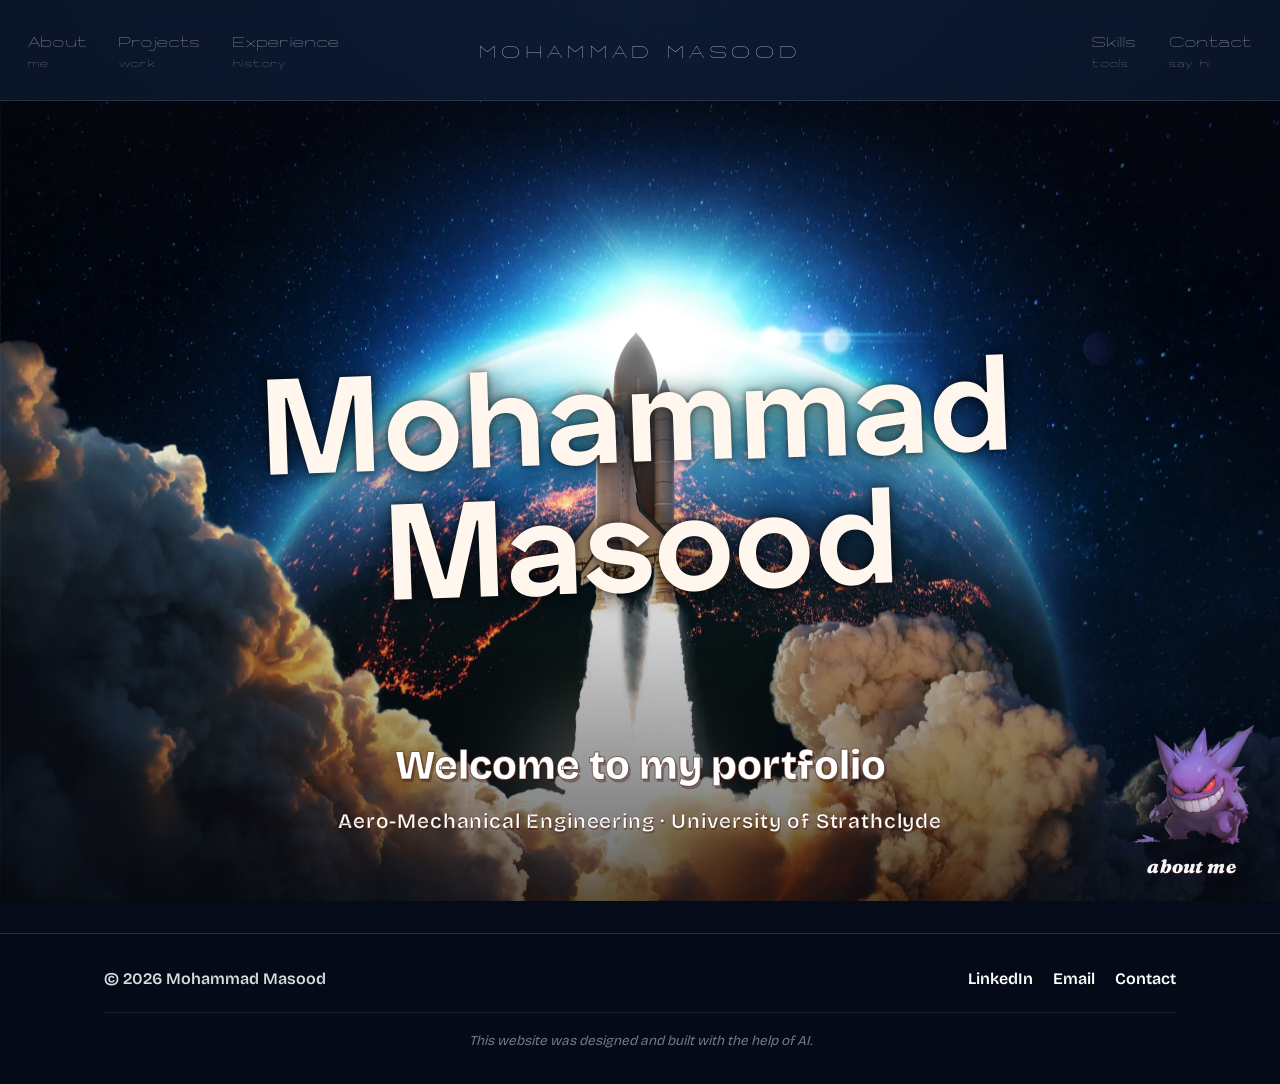
<file: index.html>
<!DOCTYPE html>
<html lang="en">
<head>
  <meta charset="UTF-8" />
  <meta name="viewport" content="width=device-width, initial-scale=1.0" />
  <title>About | Mohammad Masood</title>
  <meta name="description" content="Portfolio of Mohammad Masood — 5th year Aero-Mechanical Engineering student at the University of Strathclyde." />
  <link rel="preconnect" href="https://fonts.googleapis.com" />
  <link rel="preconnect" href="https://fonts.gstatic.com" crossorigin />
  <link href="https://fonts.googleapis.com/css2?family=Bricolage+Grotesque:opsz,wght@12..96,400;12..96,500;12..96,700;12..96,800&family=Fraunces:ital,opsz,wght@0,9..144,600;0,9..144,800;1,9..144,700;1,9..144,900&family=Tiro+Devanagari+Sanskrit&display=swap" rel="stylesheet" />
  <link rel="stylesheet" href="css/style.css?v=24" />
</head>
<body>
  <header class="site-header">
    <nav class="nav">
      <ul class="nav-group nav-left">
        <li><a href="about.html"><span class="nav-main">About</span><span class="nav-sub">me</span></a></li>
        <li><a href="projects.html"><span class="nav-main">Projects</span><span class="nav-sub">work</span></a></li>
        <li><a href="experience.html"><span class="nav-main">Experience</span><span class="nav-sub">history</span></a></li>
      </ul>
      <a href="index.html" class="nav-logo">Mohammad&nbsp;Masood</a>
      <ul class="nav-group nav-right">
        <li><a href="skills.html"><span class="nav-main">Skills</span><span class="nav-sub">tools</span></a></li>
        <li><a href="contact.html"><span class="nav-main">Contact</span><span class="nav-sub">say hi</span></a></li>
      </ul>
      <button class="nav-toggle" aria-label="Toggle navigation" aria-expanded="false">
        <span></span><span></span><span></span>
      </button>
    </nav>
  </header>

  <main>
    <!-- Hero — space launch -->
    <section class="hero hero-space">
      <div class="hero-scrim" aria-hidden="true"></div>

      <h1 class="hero-title">Mohammad Masood</h1>

      <div class="subtitle-bar">
        <p class="subtitle">Welcome to my portfolio</p>
        <p class="subtitle-sub">Aero-Mechanical Engineering &middot; University of Strathclyde</p>
      </div>

      <a href="about.html" class="me-badge">
        <img src="images/me.png" alt="Avatar for Mohammad Masood" class="me-badge-img" />
        <span class="me-badge-label">about me</span>
      </a>
    </section>

  </main>

  <footer class="site-footer">
    <div class="container footer-inner">
      <p>&copy; <span id="year"></span> Mohammad Masood</p>
      <ul class="footer-links">
        <li><a href="https://www.linkedin.com/in/mohammad-masood-5989052b6/" target="_blank" rel="noopener noreferrer">LinkedIn</a></li>
        <li><a href="mailto:ahmad3001masood@gmail.com">Email</a></li>
        <li><a href="contact.html">Contact</a></li>
      </ul>
    </div>
    <div class="container">
      <p class="footer-disclaimer">This website was designed and built with the help of AI.</p>
    </div>
  </footer>

  <script src="js/main.js"></script>
</body>
</html>
</file>
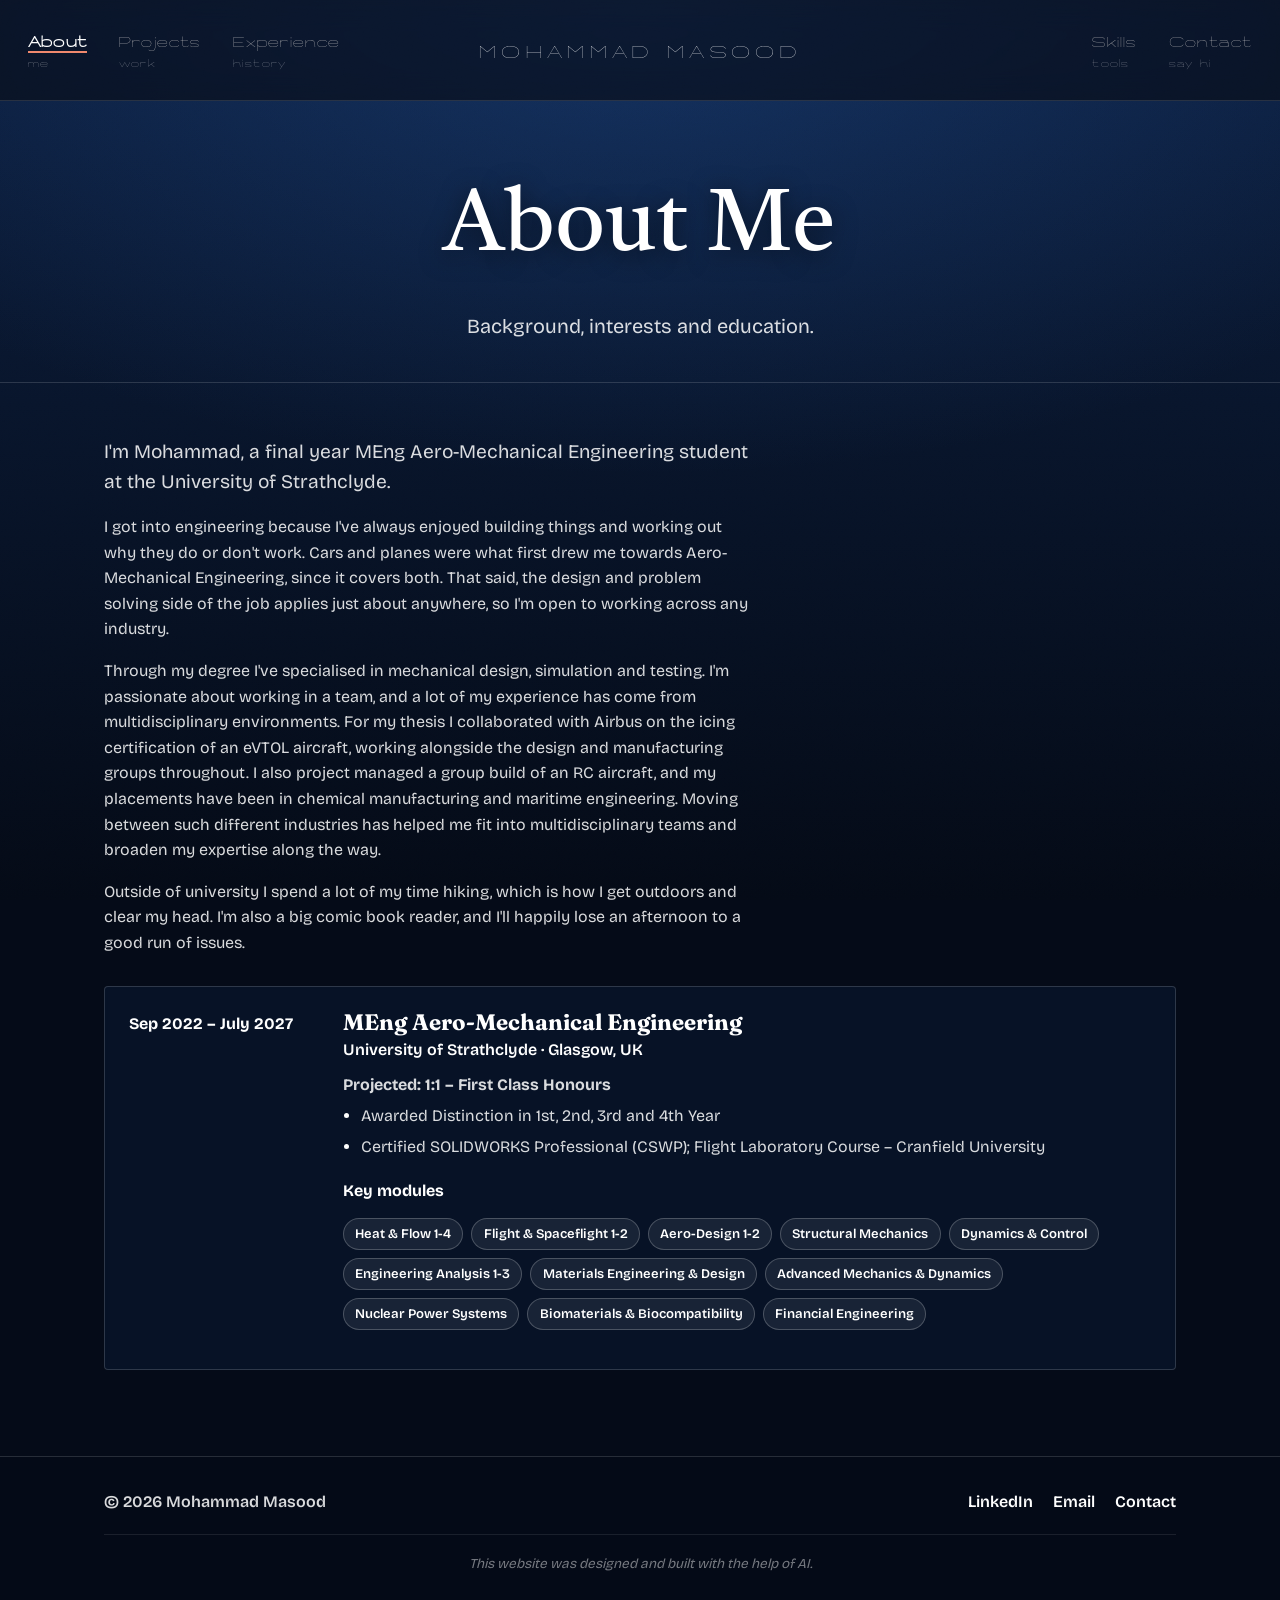
<file: about.html>
<!DOCTYPE html>
<html lang="en">
<head>
  <meta charset="UTF-8" />
  <meta name="viewport" content="width=device-width, initial-scale=1.0" />
  <title>About | Mohammad Masood</title>
  <meta name="description" content="About Mohammad Masood — 5th year Aero-Mechanical Engineering student at the University of Strathclyde." />
  <link rel="preconnect" href="https://fonts.googleapis.com" />
  <link rel="preconnect" href="https://fonts.gstatic.com" crossorigin />
  <link href="https://fonts.googleapis.com/css2?family=Bricolage+Grotesque:opsz,wght@12..96,400;12..96,500;12..96,700;12..96,800&family=Fraunces:ital,opsz,wght@0,9..144,600;0,9..144,800;1,9..144,700;1,9..144,900&family=Tiro+Devanagari+Sanskrit&display=swap" rel="stylesheet" />
  <link rel="stylesheet" href="css/style.css?v=24" />
</head>
<body>
  <header class="site-header">
    <nav class="nav">
      <ul class="nav-group nav-left">
        <li><a href="about.html" class="active"><span class="nav-main">About</span><span class="nav-sub">me</span></a></li>
        <li><a href="projects.html"><span class="nav-main">Projects</span><span class="nav-sub">work</span></a></li>
        <li><a href="experience.html"><span class="nav-main">Experience</span><span class="nav-sub">history</span></a></li>
      </ul>
      <a href="index.html" class="nav-logo">Mohammad&nbsp;Masood</a>
      <ul class="nav-group nav-right">
        <li><a href="skills.html"><span class="nav-main">Skills</span><span class="nav-sub">tools</span></a></li>
        <li><a href="contact.html"><span class="nav-main">Contact</span><span class="nav-sub">say hi</span></a></li>
      </ul>
      <button class="nav-toggle" aria-label="Toggle navigation" aria-expanded="false">
        <span></span><span></span><span></span>
      </button>
    </nav>
  </header>

  <main>
    <section class="page-head">
      <h1>About Me</h1>
      <p class="lead">Background, interests and education.</p>
    </section>

    <section class="section container" id="about">
      <div class="about-body">
        <p class="lead">
          I'm Mohammad, a final year MEng Aero-Mechanical Engineering student at the
          University of Strathclyde.
        </p>
        <p>
          I got into engineering because I've always enjoyed building things and working
          out why they do or don't work. Cars and planes were what first drew me towards
          Aero-Mechanical Engineering, since it covers both. That said, the design and
          problem solving side of the job applies just about anywhere, so I'm open to
          working across any industry.
        </p>
        <p>
          Through my degree I've specialised in mechanical design, simulation and testing.
          I'm passionate about working in a team, and a lot of my experience has come from
          multidisciplinary environments. For my thesis I collaborated with Airbus on the
          icing certification of an eVTOL aircraft, working alongside the design and
          manufacturing groups throughout. I also project managed a group build of an RC
          aircraft, and my placements have been in chemical manufacturing and maritime
          engineering. Moving between such different industries has helped me fit into
          multidisciplinary teams and broaden my expertise along the way.
        </p>
        <p>
          Outside of university I spend a lot of my time hiking, which is how I get
          outdoors and clear my head. I'm also a big comic book reader, and I'll happily
          lose an afternoon to a good run of issues.
        </p>
      </div>

      <div class="timeline">
        <article class="timeline-item">
          <div class="timeline-meta">Sep 2022 &ndash; July 2027</div>
          <div class="timeline-body">
            <h3>MEng Aero-Mechanical Engineering</h3>
            <p class="subtitle-line">University of Strathclyde &middot; Glasgow, UK</p>
            <p class="grade-line"><strong>Projected: 1:1 &ndash; First Class Honours</strong></p>
            <ul class="bullet-list">
              <li>Awarded Distinction in 1st, 2nd, 3rd and 4th Year</li>
              <li>Certified SOLIDWORKS Professional (CSWP); Flight Laboratory Course &ndash; Cranfield University</li>
            </ul>

            <p class="module-label">Key modules</p>
            <ul class="tag-list">
              <li>Heat &amp; Flow 1-4</li>
              <li>Flight &amp; Spaceflight 1-2</li>
              <li>Aero-Design 1-2</li>
              <li>Structural Mechanics</li>
              <li>Dynamics &amp; Control</li>
              <li>Engineering Analysis 1-3</li>
              <li>Materials Engineering &amp; Design</li>
              <li>Advanced Mechanics &amp; Dynamics</li>
              <li>Nuclear Power Systems</li>
              <li>Biomaterials &amp; Biocompatibility</li>
              <li>Financial Engineering</li>
            </ul>
          </div>
        </article>
      </div>
    </section>
  </main>

  <footer class="site-footer">
    <div class="container footer-inner">
      <p>&copy; <span id="year"></span> Mohammad Masood</p>
      <ul class="footer-links">
        <li><a href="https://www.linkedin.com/in/mohammad-masood-5989052b6/" target="_blank" rel="noopener noreferrer">LinkedIn</a></li>
        <li><a href="mailto:ahmad3001masood@gmail.com">Email</a></li>
        <li><a href="contact.html">Contact</a></li>
      </ul>
    </div>
    <div class="container">
      <p class="footer-disclaimer">This website was designed and built with the help of AI.</p>
    </div>
  </footer>

  <script src="js/main.js"></script>
</body>
</html>
</file>
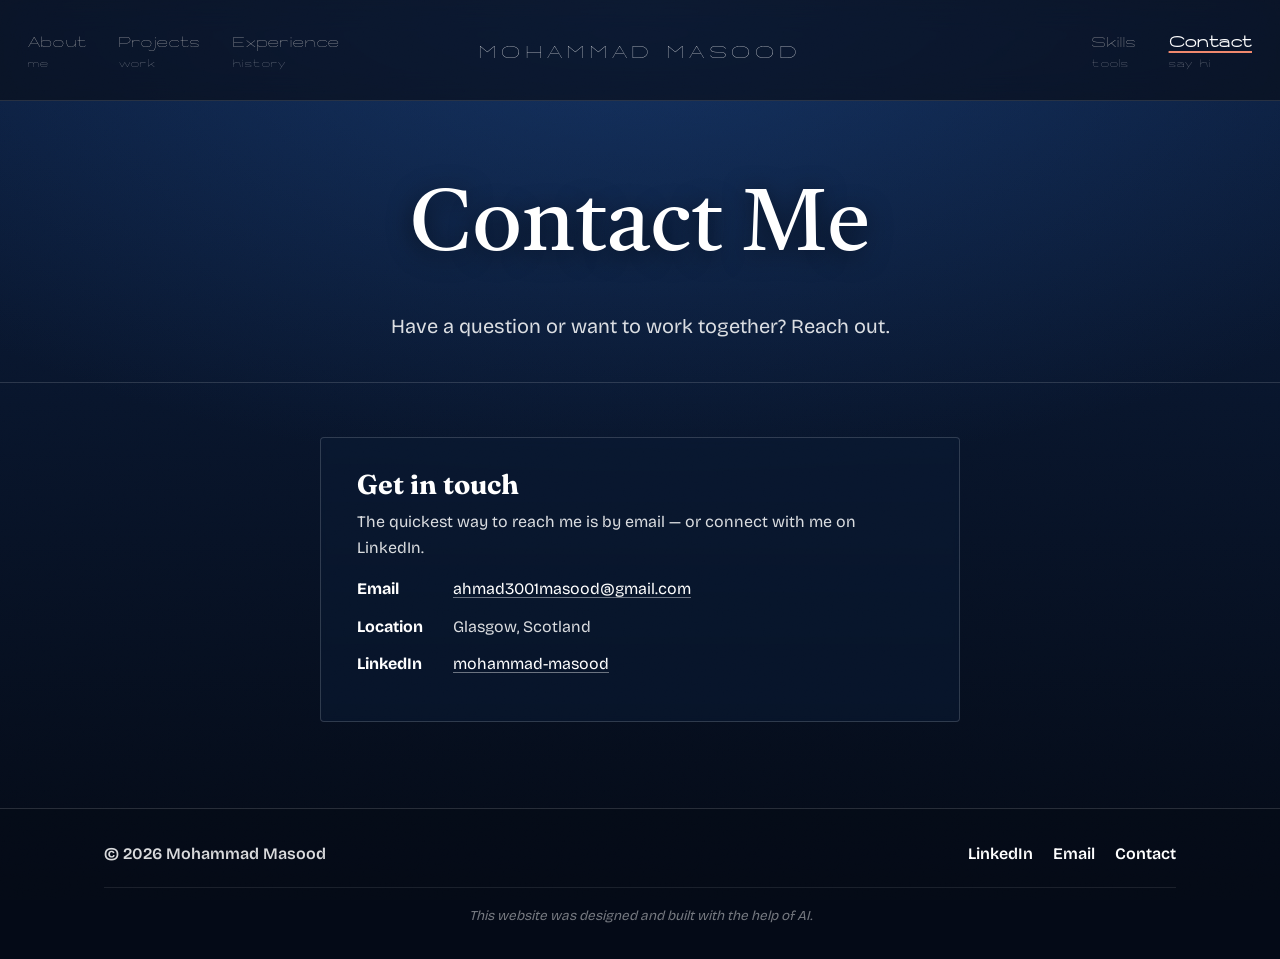
<file: contact.html>
<!DOCTYPE html>
<html lang="en">
<head>
  <meta charset="UTF-8" />
  <meta name="viewport" content="width=device-width, initial-scale=1.0" />
  <title>Contact | Mohammad Masood</title>
  <meta name="description" content="Get in touch with Mohammad Masood." />
  <link rel="preconnect" href="https://fonts.googleapis.com" />
  <link rel="preconnect" href="https://fonts.gstatic.com" crossorigin />
  <link href="https://fonts.googleapis.com/css2?family=Bricolage+Grotesque:opsz,wght@12..96,400;12..96,500;12..96,700;12..96,800&family=Fraunces:ital,opsz,wght@0,9..144,600;0,9..144,800;1,9..144,700;1,9..144,900&family=Tiro+Devanagari+Sanskrit&display=swap" rel="stylesheet" />
  <link rel="stylesheet" href="css/style.css?v=24" />
</head>
<body>
  <header class="site-header">
    <nav class="nav">
      <ul class="nav-group nav-left">
        <li><a href="about.html"><span class="nav-main">About</span><span class="nav-sub">me</span></a></li>
        <li><a href="projects.html"><span class="nav-main">Projects</span><span class="nav-sub">work</span></a></li>
        <li><a href="experience.html"><span class="nav-main">Experience</span><span class="nav-sub">history</span></a></li>
      </ul>
      <a href="index.html" class="nav-logo">Mohammad&nbsp;Masood</a>
      <ul class="nav-group nav-right">
        <li><a href="skills.html"><span class="nav-main">Skills</span><span class="nav-sub">tools</span></a></li>
        <li><a href="contact.html" class="active"><span class="nav-main">Contact</span><span class="nav-sub">say hi</span></a></li>
      </ul>
      <button class="nav-toggle" aria-label="Toggle navigation" aria-expanded="false">
        <span></span><span></span><span></span>
      </button>
    </nav>
  </header>

  <main>
    <section class="page-head">
      <h1>Contact Me</h1>
      <p class="lead">Have a question or want to work together? Reach out.</p>
    </section>

    <section class="section container">
      <div class="contact-info contact-card">
        <h3>Get in touch</h3>
        <p>The quickest way to reach me is by email &mdash; or connect with me on LinkedIn.</p>
        <ul class="contact-list">
          <li><span class="contact-label">Email</span> <a href="mailto:ahmad3001masood@gmail.com">ahmad3001masood@gmail.com</a></li>
          <li><span class="contact-label">Location</span> Glasgow, Scotland</li>
          <li><span class="contact-label">LinkedIn</span> <a href="https://www.linkedin.com/in/mohammad-masood-5989052b6/" target="_blank" rel="noopener noreferrer">mohammad-masood</a></li>
        </ul>
      </div>
    </section>
  </main>

  <footer class="site-footer">
    <div class="container footer-inner">
      <p>&copy; <span id="year"></span> Mohammad Masood</p>
      <ul class="footer-links">
        <li><a href="https://www.linkedin.com/in/mohammad-masood-5989052b6/" target="_blank" rel="noopener noreferrer">LinkedIn</a></li>
        <li><a href="mailto:ahmad3001masood@gmail.com">Email</a></li>
        <li><a href="contact.html">Contact</a></li>
      </ul>
    </div>
    <div class="container">
      <p class="footer-disclaimer">This website was designed and built with the help of AI.</p>
    </div>
  </footer>

  <script src="js/main.js"></script>
</body>
</html>
</file>
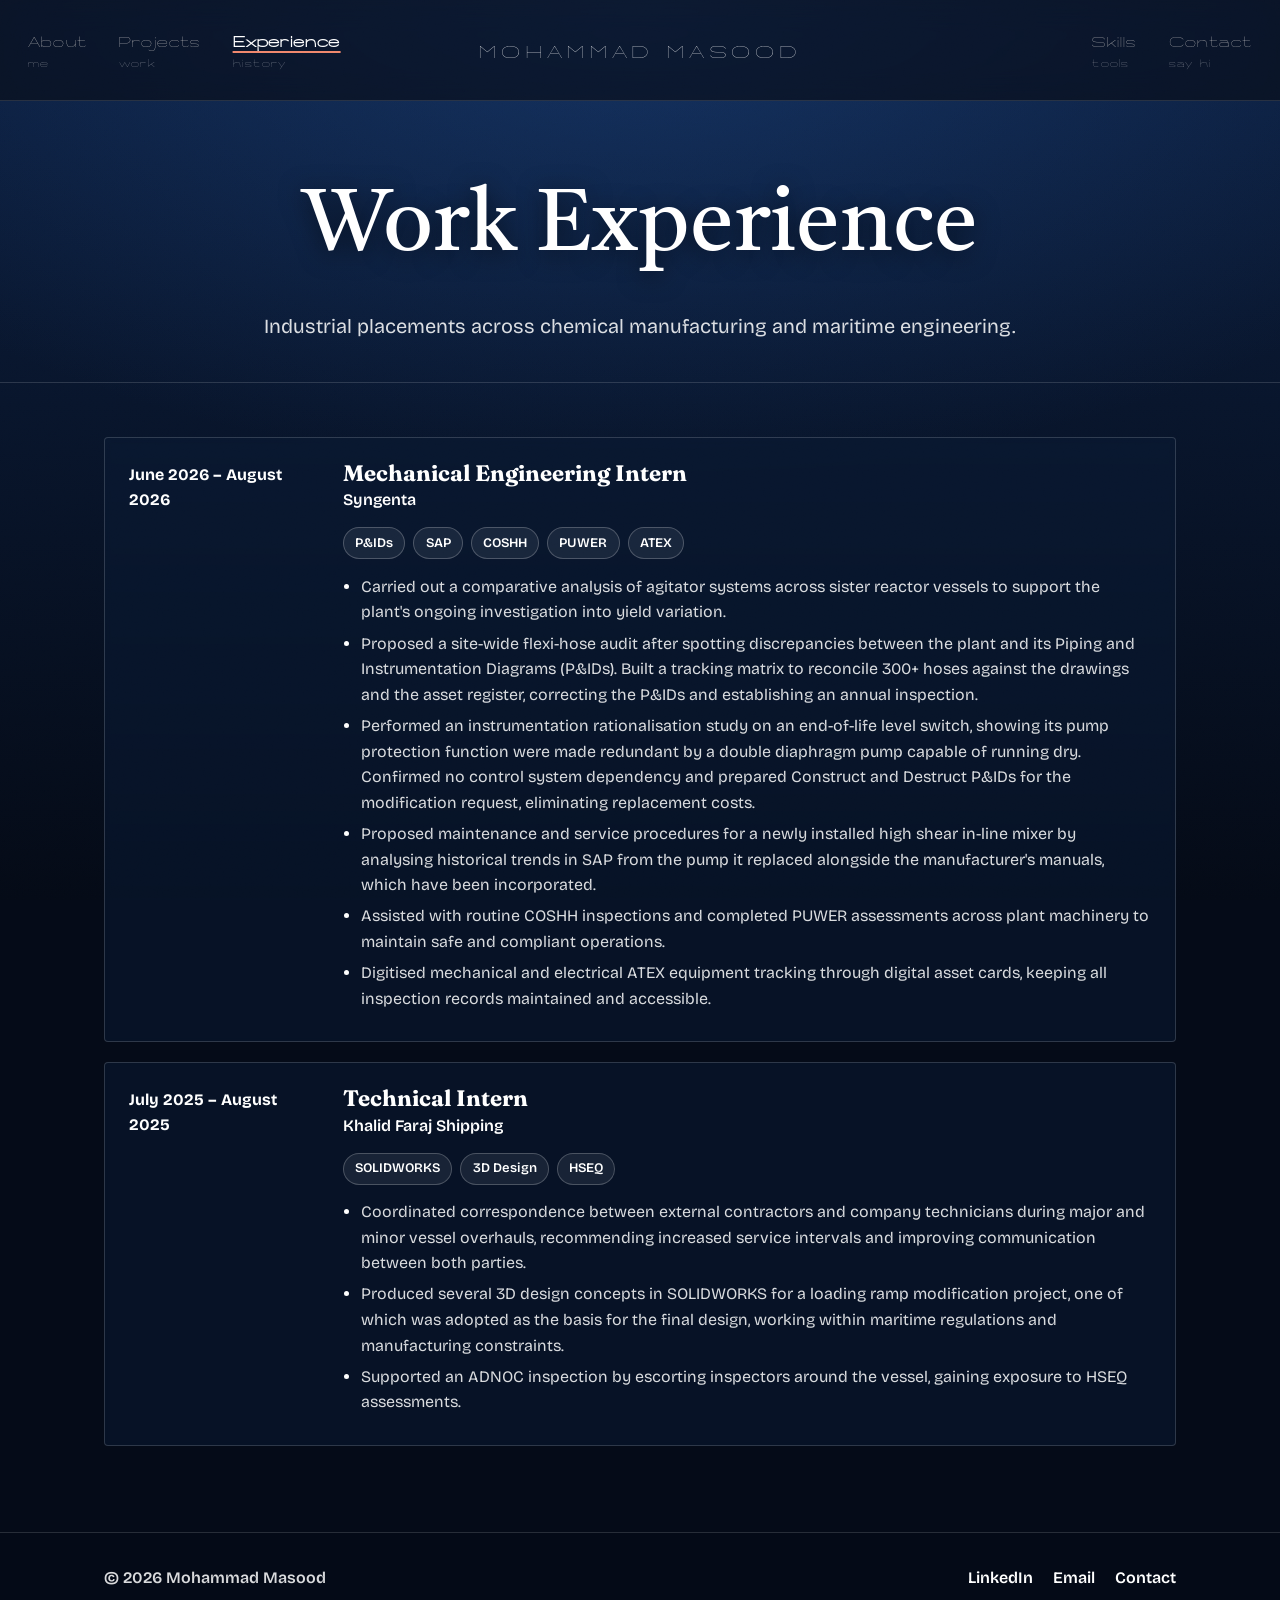
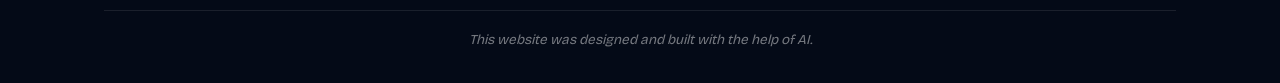
<file: experience.html>
<!DOCTYPE html>
<html lang="en">
<head>
  <meta charset="UTF-8" />
  <meta name="viewport" content="width=device-width, initial-scale=1.0" />
  <title>Work Experience | Mohammad Masood</title>
  <meta name="description" content="Work experience and professional history of Mohammad Masood." />
  <link rel="preconnect" href="https://fonts.googleapis.com" />
  <link rel="preconnect" href="https://fonts.gstatic.com" crossorigin />
  <link href="https://fonts.googleapis.com/css2?family=Bricolage+Grotesque:opsz,wght@12..96,400;12..96,500;12..96,700;12..96,800&family=Fraunces:ital,opsz,wght@0,9..144,600;0,9..144,800;1,9..144,700;1,9..144,900&family=Tiro+Devanagari+Sanskrit&display=swap" rel="stylesheet" />
  <link rel="stylesheet" href="css/style.css?v=24" />
</head>
<body>
  <header class="site-header">
    <nav class="nav">
      <ul class="nav-group nav-left">
        <li><a href="about.html"><span class="nav-main">About</span><span class="nav-sub">me</span></a></li>
        <li><a href="projects.html"><span class="nav-main">Projects</span><span class="nav-sub">work</span></a></li>
        <li><a href="experience.html" class="active"><span class="nav-main">Experience</span><span class="nav-sub">history</span></a></li>
      </ul>
      <a href="index.html" class="nav-logo">Mohammad&nbsp;Masood</a>
      <ul class="nav-group nav-right">
        <li><a href="skills.html"><span class="nav-main">Skills</span><span class="nav-sub">tools</span></a></li>
        <li><a href="contact.html"><span class="nav-main">Contact</span><span class="nav-sub">say hi</span></a></li>
      </ul>
      <button class="nav-toggle" aria-label="Toggle navigation" aria-expanded="false">
        <span></span><span></span><span></span>
      </button>
    </nav>
  </header>

  <main>
    <section class="page-head">
      <h1>Work Experience</h1>
      <p class="lead">Industrial placements across chemical manufacturing and maritime engineering.</p>
    </section>

    <section class="section container">
      <div class="timeline">

        <article class="timeline-item">
          <div class="timeline-meta">June 2026 &ndash; August 2026</div>
          <div class="timeline-body">
            <h3>Mechanical Engineering Intern</h3>
            <p class="subtitle-line">Syngenta</p>
            <ul class="tag-list">
              <li>P&amp;IDs</li><li>SAP</li><li>COSHH</li><li>PUWER</li><li>ATEX</li>
            </ul>
            <ul class="bullet-list">
              <li>Carried out a comparative analysis of agitator systems across sister reactor vessels to support the plant's ongoing investigation into yield variation.</li>
              <li>Proposed a site-wide flexi-hose audit after spotting discrepancies between the plant and its Piping and Instrumentation Diagrams (P&amp;IDs). Built a tracking matrix to reconcile 300+ hoses against the drawings and the asset register, correcting the P&amp;IDs and establishing an annual inspection.</li>
              <li>Performed an instrumentation rationalisation study on an end-of-life level switch, showing its pump protection function were made redundant by a double diaphragm pump capable of running dry. Confirmed no control system dependency and prepared Construct and Destruct P&amp;IDs for the modification request, eliminating replacement costs.</li>
              <li>Proposed maintenance and service procedures for a newly installed high shear in-line mixer by analysing historical trends in SAP from the pump it replaced alongside the manufacturer's manuals, which have been incorporated.</li>
              <li>Assisted with routine COSHH inspections and completed PUWER assessments across plant machinery to maintain safe and compliant operations.</li>
              <li>Digitised mechanical and electrical ATEX equipment tracking through digital asset cards, keeping all inspection records maintained and accessible.</li>
            </ul>
          </div>
        </article>

        <article class="timeline-item">
          <div class="timeline-meta">July 2025 &ndash; August 2025</div>
          <div class="timeline-body">
            <h3>Technical Intern</h3>
            <p class="subtitle-line">Khalid Faraj Shipping</p>
            <ul class="tag-list">
              <li>SOLIDWORKS</li><li>3D Design</li><li>HSEQ</li>
            </ul>
            <ul class="bullet-list">
              <li>Coordinated correspondence between external contractors and company technicians during major and minor vessel overhauls, recommending increased service intervals and improving communication between both parties.</li>
              <li>Produced several 3D design concepts in SOLIDWORKS for a loading ramp modification project, one of which was adopted as the basis for the final design, working within maritime regulations and manufacturing constraints.</li>
              <li>Supported an ADNOC inspection by escorting inspectors around the vessel, gaining exposure to HSEQ assessments.</li>
            </ul>
          </div>
        </article>

      </div>
    </section>
  </main>

  <footer class="site-footer">
    <div class="container footer-inner">
      <p>&copy; <span id="year"></span> Mohammad Masood</p>
      <ul class="footer-links">
        <li><a href="https://www.linkedin.com/in/mohammad-masood-5989052b6/" target="_blank" rel="noopener noreferrer">LinkedIn</a></li>
        <li><a href="mailto:ahmad3001masood@gmail.com">Email</a></li>
        <li><a href="contact.html">Contact</a></li>
      </ul>
    </div>
    <div class="container">
      <p class="footer-disclaimer">This website was designed and built with the help of AI.</p>
    </div>
  </footer>

  <script src="js/main.js"></script>
</body>
</html>
</file>
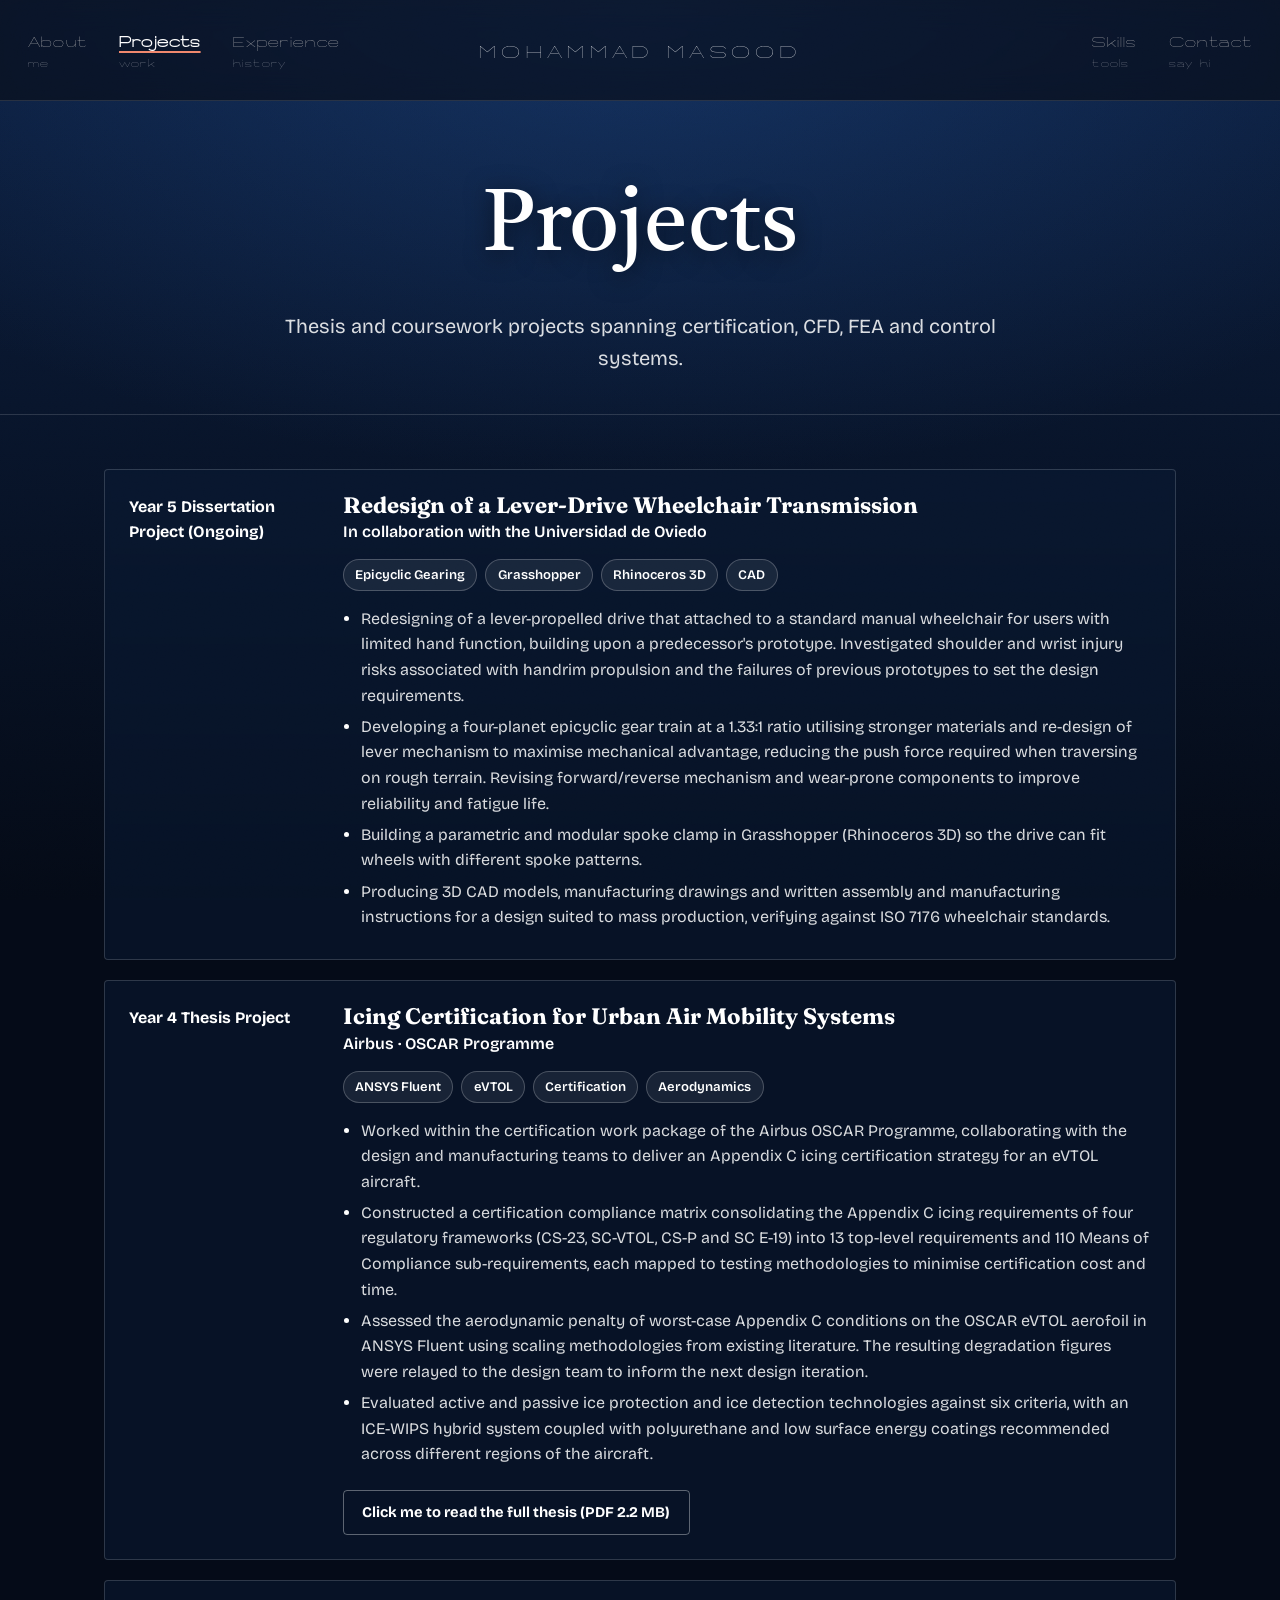
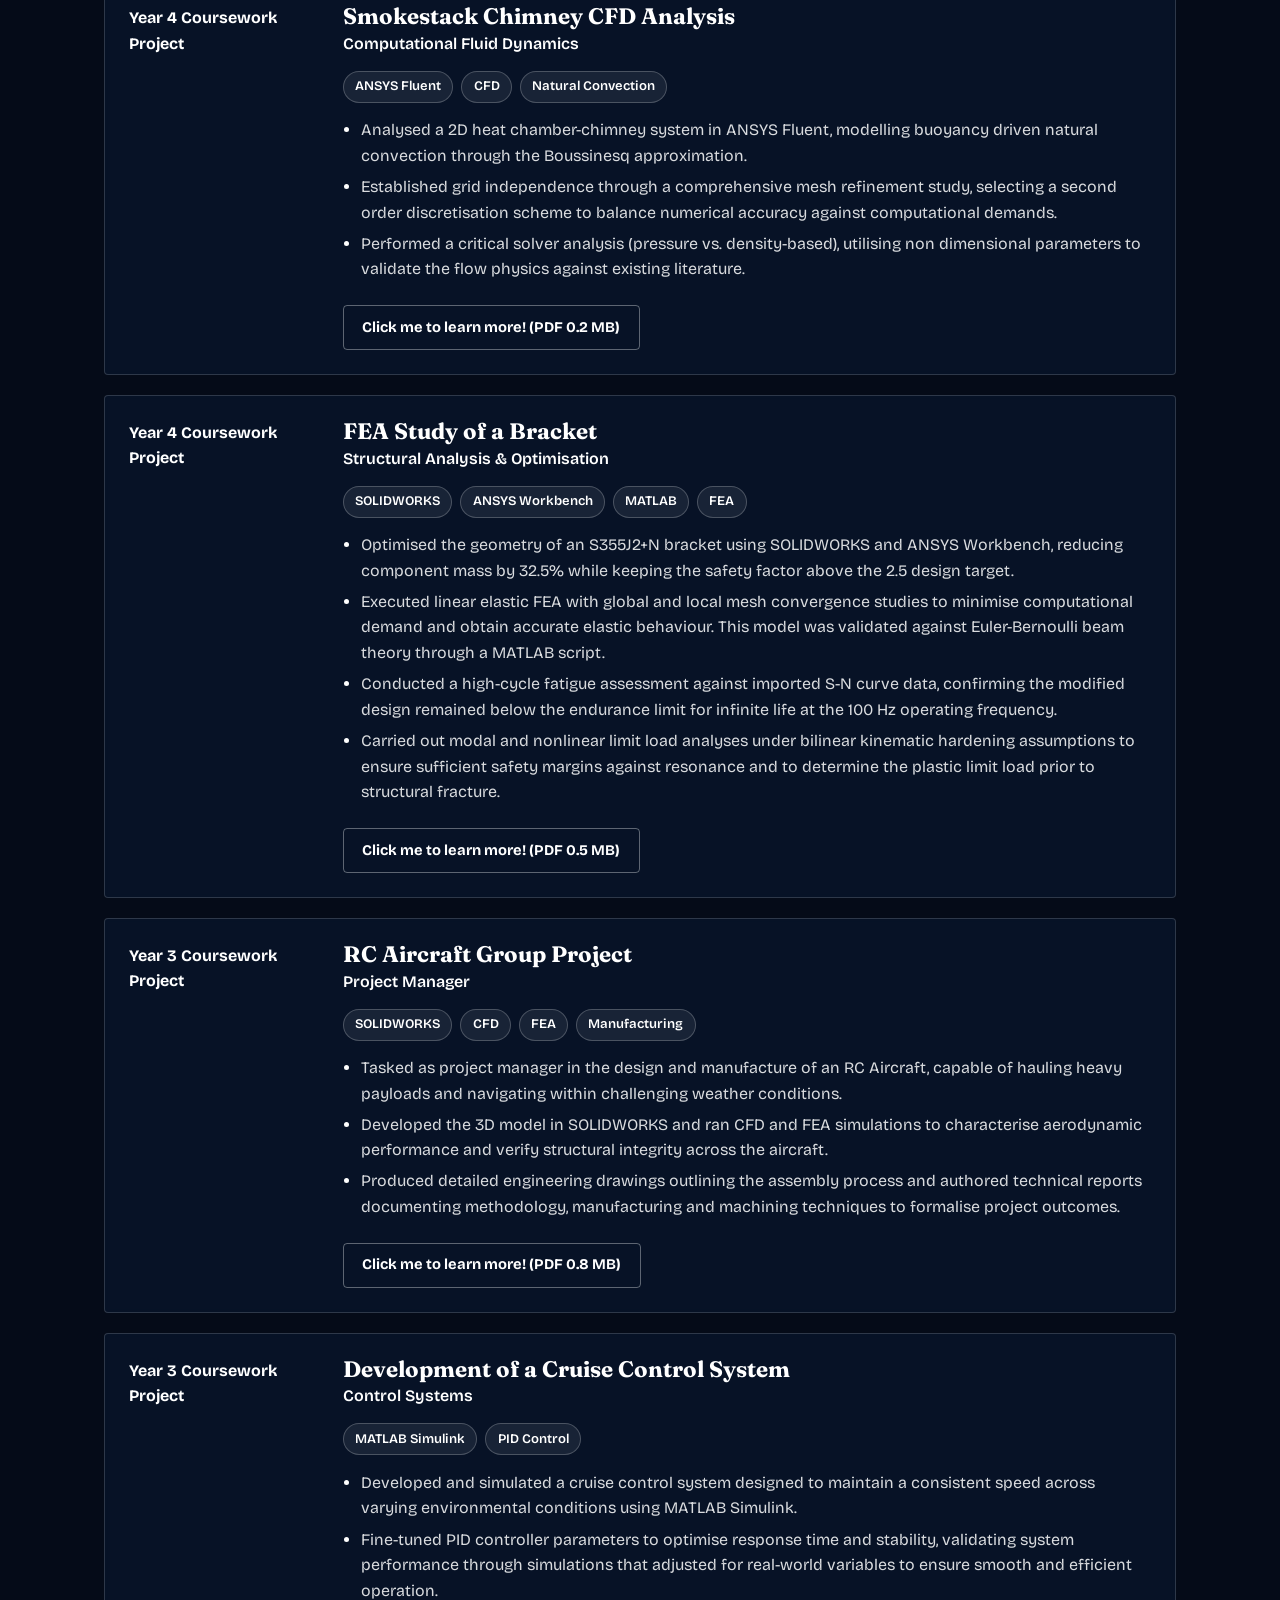
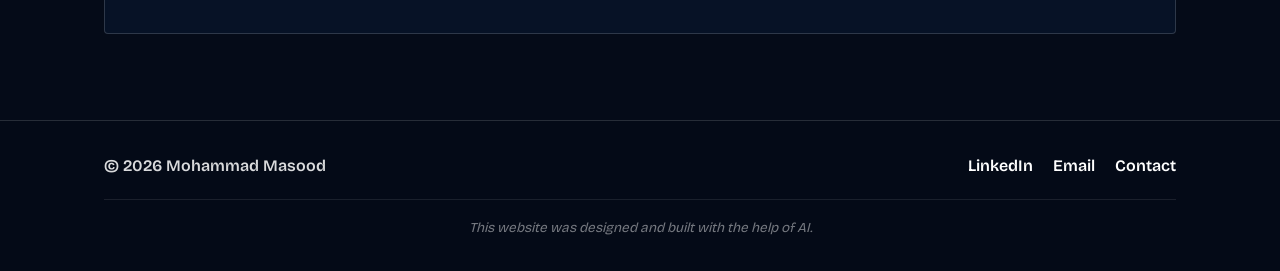
<file: projects.html>
<!DOCTYPE html>
<html lang="en">
<head>
  <meta charset="UTF-8" />
  <meta name="viewport" content="width=device-width, initial-scale=1.0" />
  <title>Projects | Mohammad Masood</title>
  <meta name="description" content="Aerospace and mechanical engineering projects by Mohammad Masood — icing certification, CFD, FEA and control systems." />
  <link rel="preconnect" href="https://fonts.googleapis.com" />
  <link rel="preconnect" href="https://fonts.gstatic.com" crossorigin />
  <link href="https://fonts.googleapis.com/css2?family=Bricolage+Grotesque:opsz,wght@12..96,400;12..96,500;12..96,700;12..96,800&family=Fraunces:ital,opsz,wght@0,9..144,600;0,9..144,800;1,9..144,700;1,9..144,900&family=Tiro+Devanagari+Sanskrit&display=swap" rel="stylesheet" />
  <link rel="stylesheet" href="css/style.css?v=24" />
</head>
<body>
  <header class="site-header">
    <nav class="nav">
      <ul class="nav-group nav-left">
        <li><a href="about.html"><span class="nav-main">About</span><span class="nav-sub">me</span></a></li>
        <li><a href="projects.html" class="active"><span class="nav-main">Projects</span><span class="nav-sub">work</span></a></li>
        <li><a href="experience.html"><span class="nav-main">Experience</span><span class="nav-sub">history</span></a></li>
      </ul>
      <a href="index.html" class="nav-logo">Mohammad&nbsp;Masood</a>
      <ul class="nav-group nav-right">
        <li><a href="skills.html"><span class="nav-main">Skills</span><span class="nav-sub">tools</span></a></li>
        <li><a href="contact.html"><span class="nav-main">Contact</span><span class="nav-sub">say hi</span></a></li>
      </ul>
      <button class="nav-toggle" aria-label="Toggle navigation" aria-expanded="false">
        <span></span><span></span><span></span>
      </button>
    </nav>
  </header>

  <main>
    <section class="page-head">
      <h1>Projects</h1>
      <p class="lead">Thesis and coursework projects spanning certification, CFD, FEA and control systems.</p>
    </section>

    <section class="section container">
      <div class="timeline">

        <article class="timeline-item">
          <div class="timeline-meta">Year 5 Dissertation Project (Ongoing)</div>
          <div class="timeline-body">
            <h3>Redesign of a Lever-Drive Wheelchair Transmission</h3>
            <p class="subtitle-line">In collaboration with the Universidad de Oviedo</p>
            <ul class="tag-list">
              <li>Epicyclic Gearing</li><li>Grasshopper</li><li>Rhinoceros 3D</li><li>CAD</li>
            </ul>
            <ul class="bullet-list">
              <li>Redesigning of a lever-propelled drive that attached to a standard manual wheelchair for users with limited hand function, building upon a predecessor's prototype. Investigated shoulder and wrist injury risks associated with handrim propulsion and the failures of previous prototypes to set the design requirements.</li>
              <li>Developing a four-planet epicyclic gear train at a 1.33:1 ratio utilising stronger materials and re-design of lever mechanism to maximise mechanical advantage, reducing the push force required when traversing on rough terrain. Revising forward/reverse mechanism and wear-prone components to improve reliability and fatigue life.</li>
              <li>Building a parametric and modular spoke clamp in Grasshopper (Rhinoceros 3D) so the drive can fit wheels with different spoke patterns.</li>
              <li>Producing 3D CAD models, manufacturing drawings and written assembly and manufacturing instructions for a design suited to mass production, verifying against ISO 7176 wheelchair standards.</li>
            </ul>
          </div>
        </article>

        <article class="timeline-item">
          <div class="timeline-meta">Year 4 Thesis Project</div>
          <div class="timeline-body">
            <h3>Icing Certification for Urban Air Mobility Systems</h3>
            <p class="subtitle-line">Airbus &middot; OSCAR Programme</p>
            <ul class="tag-list">
              <li>ANSYS Fluent</li><li>eVTOL</li><li>Certification</li><li>Aerodynamics</li>
            </ul>
            <ul class="bullet-list">
              <li>Worked within the certification work package of the Airbus OSCAR Programme, collaborating with the design and manufacturing teams to deliver an Appendix C icing certification strategy for an eVTOL aircraft.</li>
              <li>Constructed a certification compliance matrix consolidating the Appendix C icing requirements of four regulatory frameworks (CS-23, SC-VTOL, CS-P and SC E-19) into 13 top-level requirements and 110 Means of Compliance sub-requirements, each mapped to testing methodologies to minimise certification cost and time.</li>
              <li>Assessed the aerodynamic penalty of worst-case Appendix C conditions on the OSCAR eVTOL aerofoil in ANSYS Fluent using scaling methodologies from existing literature. The resulting degradation figures were relayed to the design team to inform the next design iteration.</li>
              <li>Evaluated active and passive ice protection and ice detection technologies against six criteria, with an ICE-WIPS hybrid system coupled with polyurethane and low surface energy coatings recommended across different regions of the aircraft.</li>
            </ul>
            <a class="doc-link" href="docs/Mohammad-Masood-Thesis-Icing-Certification.pdf" target="_blank" rel="noopener noreferrer">Click me to read the full thesis (PDF 2.2&nbsp;MB)</a>
          </div>
        </article>

        <article class="timeline-item">
          <div class="timeline-meta">Year 4 Coursework Project</div>
          <div class="timeline-body">
            <h3>Smokestack Chimney CFD Analysis</h3>
            <p class="subtitle-line">Computational Fluid Dynamics</p>
            <ul class="tag-list">
              <li>ANSYS Fluent</li><li>CFD</li><li>Natural Convection</li>
            </ul>
            <ul class="bullet-list">
              <li>Analysed a 2D heat chamber-chimney system in ANSYS Fluent, modelling buoyancy driven natural convection through the Boussinesq approximation.</li>
              <li>Established grid independence through a comprehensive mesh refinement study, selecting a second order discretisation scheme to balance numerical accuracy against computational demands.</li>
              <li>Performed a critical solver analysis (pressure vs. density-based), utilising non dimensional parameters to validate the flow physics against existing literature.</li>
            </ul>
            <a class="doc-link" href="docs/Mohammad-Masood-CFD-Chimney-Project.pdf" target="_blank" rel="noopener noreferrer">Click me to learn more! (PDF 0.2&nbsp;MB)</a>
          </div>
        </article>

        <article class="timeline-item">
          <div class="timeline-meta">Year 4 Coursework Project</div>
          <div class="timeline-body">
            <h3>FEA Study of a Bracket</h3>
            <p class="subtitle-line">Structural Analysis &amp; Optimisation</p>
            <ul class="tag-list">
              <li>SOLIDWORKS</li><li>ANSYS Workbench</li><li>MATLAB</li><li>FEA</li>
            </ul>
            <ul class="bullet-list">
              <li>Optimised the geometry of an S355J2+N bracket using SOLIDWORKS and ANSYS Workbench, reducing component mass by 32.5% while keeping the safety factor above the 2.5 design target.</li>
              <li>Executed linear elastic FEA with global and local mesh convergence studies to minimise computational demand and obtain accurate elastic behaviour. This model was validated against Euler-Bernoulli beam theory through a MATLAB script.</li>
              <li>Conducted a high-cycle fatigue assessment against imported S-N curve data, confirming the modified design remained below the endurance limit for infinite life at the 100 Hz operating frequency.</li>
              <li>Carried out modal and nonlinear limit load analyses under bilinear kinematic hardening assumptions to ensure sufficient safety margins against resonance and to determine the plastic limit load prior to structural fracture.</li>
            </ul>
            <a class="doc-link" href="docs/Mohammad-Masood-FEA-Bracket-Project.pdf" target="_blank" rel="noopener noreferrer">Click me to learn more! (PDF 0.5&nbsp;MB)</a>
          </div>
        </article>

        <article class="timeline-item">
          <div class="timeline-meta">Year 3 Coursework Project</div>
          <div class="timeline-body">
            <h3>RC Aircraft Group Project</h3>
            <p class="subtitle-line">Project Manager</p>
            <ul class="tag-list">
              <li>SOLIDWORKS</li><li>CFD</li><li>FEA</li><li>Manufacturing</li>
            </ul>
            <ul class="bullet-list">
              <li>Tasked as project manager in the design and manufacture of an RC Aircraft, capable of hauling heavy payloads and navigating within challenging weather conditions.</li>
              <li>Developed the 3D model in SOLIDWORKS and ran CFD and FEA simulations to characterise aerodynamic performance and verify structural integrity across the aircraft.</li>
              <li>Produced detailed engineering drawings outlining the assembly process and authored technical reports documenting methodology, manufacturing and machining techniques to formalise project outcomes.</li>
            </ul>
            <a class="doc-link" href="docs/Mohammad-Masood-RC-Aircraft-Project.pdf" target="_blank" rel="noopener noreferrer">Click me to learn more! (PDF 0.8&nbsp;MB)</a>
          </div>
        </article>

        <article class="timeline-item">
          <div class="timeline-meta">Year 3 Coursework Project</div>
          <div class="timeline-body">
            <h3>Development of a Cruise Control System</h3>
            <p class="subtitle-line">Control Systems</p>
            <ul class="tag-list">
              <li>MATLAB Simulink</li><li>PID Control</li>
            </ul>
            <ul class="bullet-list">
              <li>Developed and simulated a cruise control system designed to maintain a consistent speed across varying environmental conditions using MATLAB Simulink.</li>
              <li>Fine-tuned PID controller parameters to optimise response time and stability, validating system performance through simulations that adjusted for real-world variables to ensure smooth and efficient operation.</li>
            </ul>
          </div>
        </article>

      </div>
    </section>
  </main>

  <footer class="site-footer">
    <div class="container footer-inner">
      <p>&copy; <span id="year"></span> Mohammad Masood</p>
      <ul class="footer-links">
        <li><a href="https://www.linkedin.com/in/mohammad-masood-5989052b6/" target="_blank" rel="noopener noreferrer">LinkedIn</a></li>
        <li><a href="mailto:ahmad3001masood@gmail.com">Email</a></li>
        <li><a href="contact.html">Contact</a></li>
      </ul>
    </div>
    <div class="container">
      <p class="footer-disclaimer">This website was designed and built with the help of AI.</p>
    </div>
  </footer>

  <script src="js/main.js"></script>
</body>
</html>
</file>
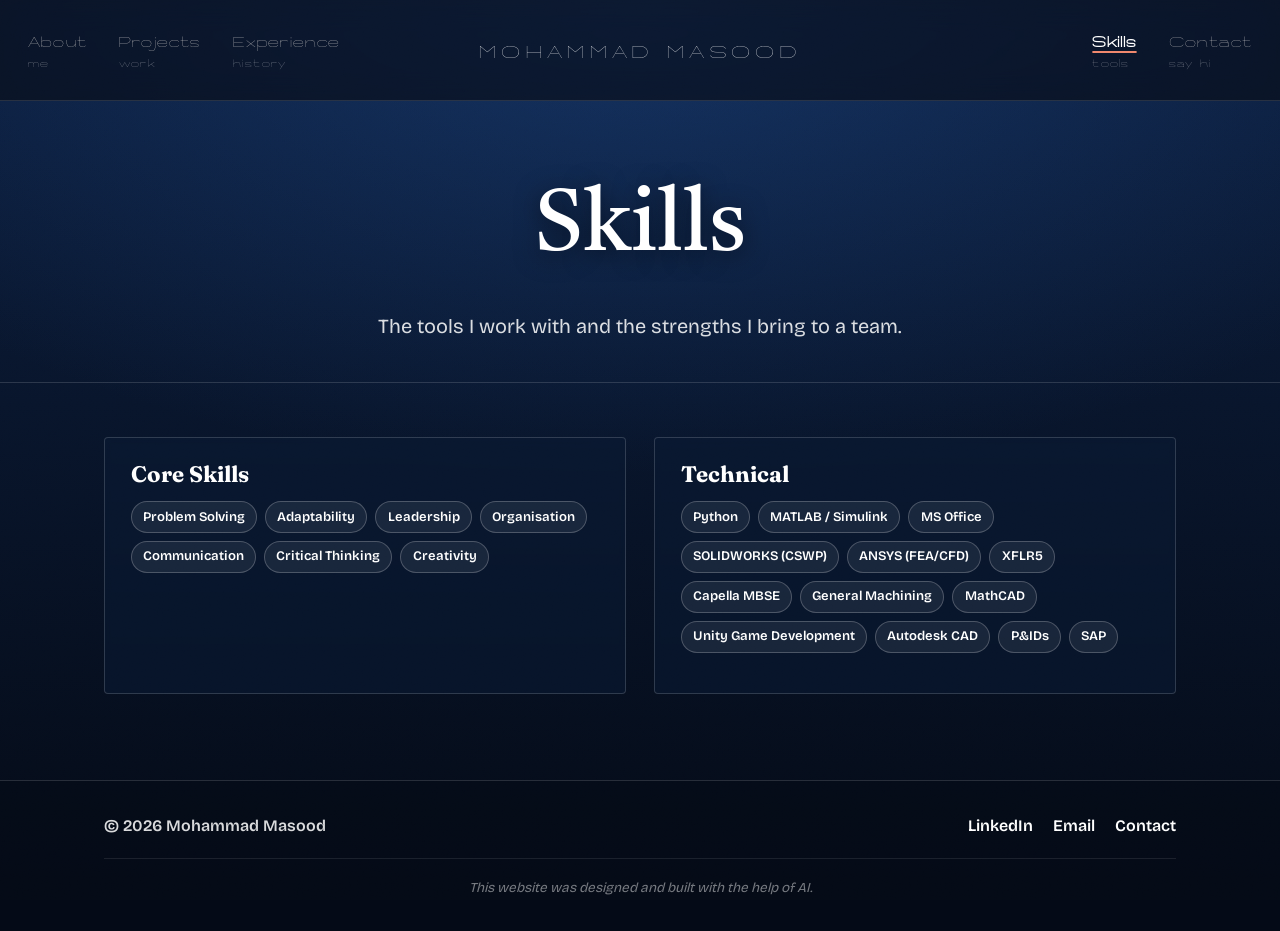
<file: skills.html>
<!DOCTYPE html>
<html lang="en">
<head>
  <meta charset="UTF-8" />
  <meta name="viewport" content="width=device-width, initial-scale=1.0" />
  <title>Skills | Mohammad Masood</title>
  <meta name="description" content="Technical and professional skills of Mohammad Masood." />
  <link rel="preconnect" href="https://fonts.googleapis.com" />
  <link rel="preconnect" href="https://fonts.gstatic.com" crossorigin />
  <link href="https://fonts.googleapis.com/css2?family=Bricolage+Grotesque:opsz,wght@12..96,400;12..96,500;12..96,700;12..96,800&family=Fraunces:ital,opsz,wght@0,9..144,600;0,9..144,800;1,9..144,700;1,9..144,900&family=Tiro+Devanagari+Sanskrit&display=swap" rel="stylesheet" />
  <link rel="stylesheet" href="css/style.css?v=24" />
</head>
<body>
  <header class="site-header">
    <nav class="nav">
      <ul class="nav-group nav-left">
        <li><a href="about.html"><span class="nav-main">About</span><span class="nav-sub">me</span></a></li>
        <li><a href="projects.html"><span class="nav-main">Projects</span><span class="nav-sub">work</span></a></li>
        <li><a href="experience.html"><span class="nav-main">Experience</span><span class="nav-sub">history</span></a></li>
      </ul>
      <a href="index.html" class="nav-logo">Mohammad&nbsp;Masood</a>
      <ul class="nav-group nav-right">
        <li><a href="skills.html" class="active"><span class="nav-main">Skills</span><span class="nav-sub">tools</span></a></li>
        <li><a href="contact.html"><span class="nav-main">Contact</span><span class="nav-sub">say hi</span></a></li>
      </ul>
      <button class="nav-toggle" aria-label="Toggle navigation" aria-expanded="false">
        <span></span><span></span><span></span>
      </button>
    </nav>
  </header>

  <main>
    <section class="page-head">
      <h1>Skills</h1>
      <p class="lead">The tools I work with and the strengths I bring to a team.</p>
    </section>

    <section class="section container">
      <div class="skills-grid">
        <div class="skill-group">
          <h3>Core Skills</h3>
          <ul class="pill-list">
            <li>Problem Solving</li>
            <li>Adaptability</li>
            <li>Leadership</li>
            <li>Organisation</li>
            <li>Communication</li>
            <li>Critical Thinking</li>
            <li>Creativity</li>
          </ul>
        </div>
        <div class="skill-group">
          <h3>Technical</h3>
          <ul class="pill-list">
            <li>Python</li>
            <li>MATLAB / Simulink</li>
            <li>MS Office</li>
            <li>SOLIDWORKS (CSWP)</li>
            <li>ANSYS (FEA/CFD)</li>
            <li>XFLR5</li>
            <li>Capella MBSE</li>
            <li>General Machining</li>
            <li>MathCAD</li>
            <li>Unity Game Development</li>
            <li>Autodesk CAD</li>
            <li>P&amp;IDs</li>
            <li>SAP</li>
          </ul>
        </div>
      </div>
    </section>
  </main>

  <footer class="site-footer">
    <div class="container footer-inner">
      <p>&copy; <span id="year"></span> Mohammad Masood</p>
      <ul class="footer-links">
        <li><a href="https://www.linkedin.com/in/mohammad-masood-5989052b6/" target="_blank" rel="noopener noreferrer">LinkedIn</a></li>
        <li><a href="mailto:ahmad3001masood@gmail.com">Email</a></li>
        <li><a href="contact.html">Contact</a></li>
      </ul>
    </div>
    <div class="container">
      <p class="footer-disclaimer">This website was designed and built with the help of AI.</p>
    </div>
  </footer>

  <script src="js/main.js"></script>
</body>
</html>
</file>
<file: css/style.css>
/* ===========================================================
   Portfolio — "dreamscape" theme
   Pale-peach / bright-red retro aesthetic.
   Pure CSS scenery + film grain, no external image assets.
   Type: Fraunces (display) + Bricolage Grotesque (UI).
   =========================================================== */

/* ---- Custom display font (SpaceText family) ---- */
@font-face {
  font-family: "SpaceText";
  src: url("../space-text/SpaceText-Light.otf") format("opentype");
  font-weight: 300;
  font-style: normal;
  font-display: swap;
}
@font-face {
  font-family: "SpaceText";
  src: url("../space-text/SpaceText-Regular.otf") format("opentype");
  font-weight: 400;
  font-style: normal;
  font-display: swap;
}
@font-face {
  font-family: "SpaceText";
  src: url("../space-text/SpaceText-Medium.otf") format("opentype");
  font-weight: 500;
  font-style: normal;
  font-display: swap;
}
@font-face {
  font-family: "SpaceText";
  src: url("../space-text/SpaceText-SemiBold.otf") format("opentype");
  font-weight: 600;
  font-style: normal;
  font-display: swap;
}
@font-face {
  font-family: "SpaceText";
  src: url("../space-text/SpaceText-Bold.otf") format("opentype");
  font-weight: 700;
  font-style: normal;
  font-display: swap;
}

/* ---- Hero title font ---- */
@font-face {
  font-family: "Hanson";
  src: url("../hanson/HANSON%20HAIRLINE.otf") format("opentype");
  font-weight: 100;
  font-style: normal;
  font-display: swap;
}

/* ---- Design tokens ---- */
:root {
  --peach:       #f7d8c2;
  --peach-deep:  #f2c8ac;
  --red:         #e8401c;
  --red-dark:    #c22c12;
  --maroon:      #571d10;   /* body text on peach */
  --yellow:      #ffe500;
  --blue:        #6e86c9;   /* dream sky */
  --periwinkle:  #8a9cd6;
  --coral:       #f0876c;   /* mountains */
  --grass:       #3f9d4a;
  --grass-deep:  #237a38;

  --font-display: "Fraunces", Georgia, "Times New Roman", serif;
  --font-ui: "Bricolage Grotesque", system-ui, -apple-system, "Segoe UI", sans-serif;

  --max-width: 1120px;
  --header-h: 100px;
  --radius: 4px;
}

/* ---- Reset-ish ---- */
* { box-sizing: border-box; }
html { scroll-behavior: smooth; }
body {
  margin: 0;
  font-family: var(--font-ui);
  color: var(--maroon);
  background: var(--peach);
  line-height: 1.6;
  -webkit-font-smoothing: antialiased;
}
h1, h2, h3 { line-height: 1.05; margin: 0 0 0.4em; }
p { margin: 0 0 1rem; }
a { color: var(--red); text-decoration: none; }
a:hover { text-decoration: underline; }
img { max-width: 100%; display: block; }

.container {
  width: 100%;
  max-width: var(--max-width);
  margin: 0 auto;
  padding: 0 1.5rem;
}

/* Persistent film grain over the whole site */
body::after {
  content: "";
  position: fixed;
  inset: 0;
  z-index: 9999;
  pointer-events: none;
  opacity: 0.10;
  mix-blend-mode: multiply;
  background-image: url("data:image/svg+xml,%3Csvg xmlns='http://www.w3.org/2000/svg' width='140' height='140'%3E%3Cfilter id='n'%3E%3CfeTurbulence type='fractalNoise' baseFrequency='0.85' numOctaves='2' stitchTiles='stitch'/%3E%3C/filter%3E%3Crect width='100%25' height='100%25' filter='url(%23n)'/%3E%3C/svg%3E");
}

/* ===========================================================
   Header / split navigation
   =========================================================== */
.site-header {
  position: sticky;
  top: 0;
  z-index: 100;
  background: rgba(9, 14, 24, 0.68);
  backdrop-filter: blur(14px) saturate(1.15);
  -webkit-backdrop-filter: blur(14px) saturate(1.15);
  border-bottom: 1px solid rgba(255, 255, 255, 0.12);
}
.nav {
  max-width: 1400px;
  margin: 0 auto;
  min-height: var(--header-h);
  padding: 0 1.75rem;
  display: grid;
  grid-template-columns: 1fr auto 1fr;
  align-items: center;
  gap: 1rem;
}
.nav-group {
  list-style: none;
  display: flex;
  margin: 0;
  padding: 0;
  gap: 2rem;
}
.nav-right { justify-content: flex-end; }

.nav-group a {
  display: flex;
  flex-direction: column;
  line-height: 1.08;
  color: #f2ece5;
  font-family: "Hanson", var(--font-ui), sans-serif;
  font-weight: 400;
}
.nav-group a:hover { text-decoration: none; color: #ffffff; }
.nav-main { font-size: 1.5rem; font-weight: 500; letter-spacing: 0.05em; }
.nav-sub  { font-size: 1.1rem; font-weight: 400; letter-spacing: 0.07em; margin-top: 0; color: rgba(255, 255, 255, 0.72); }
.nav-group a.active .nav-main { color: #ffffff; font-weight: 600; text-decoration: underline; text-underline-offset: 4px; text-decoration-color: var(--coral); }

.nav-logo {
  justify-self: center;
  font-family: "Hanson", var(--font-ui), sans-serif;
  font-weight: 500;
  font-size: 1.85rem;
  letter-spacing: 0.18em;
  text-transform: uppercase;
  color: #ffffff;
  white-space: nowrap;
}
.nav-logo:hover { text-decoration: none; color: var(--coral); }

.nav-toggle {
  display: none;
  position: absolute;
  right: 1.5rem;
  top: 50%;
  transform: translateY(-50%);
  flex-direction: column;
  gap: 5px;
  background: none;
  border: 0;
  cursor: pointer;
  padding: 8px;
}
.nav-toggle span { width: 24px; height: 2px; background: #ffffff; }

/* ===========================================================
   Hero dreamscape (home page)
   =========================================================== */
.hero {
  position: relative;
  min-height: calc(100vh - var(--header-h));
  overflow: hidden;
  display: flex;
  align-items: center;
  justify-content: center;
}

.dreamscape { position: absolute; inset: 0; z-index: 0; }

.sky {
  position: absolute;
  inset: 0;
  background: linear-gradient(
    to bottom,
    var(--peach) 0%,
    #e9c6c9 22%,
    var(--periwinkle) 48%,
    var(--blue) 62%
  );
}

/* soft mountain range */
.mountains {
  position: absolute;
  left: -5%;
  right: -5%;
  bottom: 30%;
  height: 46%;
  background: linear-gradient(to bottom, var(--coral), #e97a5e);
  clip-path: polygon(
    0% 100%, 0% 55%, 9% 62%, 18% 30%, 27% 58%, 36% 40%,
    45% 66%, 54% 22%, 63% 60%, 72% 44%, 82% 64%, 91% 38%,
    100% 60%, 100% 100%
  );
  filter: blur(1.5px);
  opacity: 0.92;
}
.mountains::before {
  content: "";
  position: absolute;
  inset: 0;
  background: linear-gradient(to bottom, #f4a58c, transparent 60%);
  clip-path: inherit;
  opacity: 0.5;
}

/* grass field */
.grass {
  position: absolute;
  left: 0; right: 0; bottom: 0;
  height: 34%;
  background:
    repeating-linear-gradient(88deg, rgba(255,255,255,0.05) 0 2px, transparent 2px 7px),
    linear-gradient(to bottom, var(--grass) 0%, var(--grass-deep) 100%);
  filter: blur(0.4px);
}
.grass::before {
  content: "";
  position: absolute;
  top: -14px; left: 0; right: 0; height: 28px;
  background:
    repeating-linear-gradient(84deg, var(--grass-deep) 0 2px, transparent 2px 9px),
    repeating-linear-gradient(96deg, var(--grass) 0 2px, transparent 2px 11px);
  mask: linear-gradient(to top, #000, transparent);
}

/* floating bokeh */
.bokeh { position: absolute; inset: 0; }
.bokeh span {
  position: absolute;
  border-radius: 50%;
  filter: blur(1px);
  opacity: 0.85;
  animation: float 9s ease-in-out infinite;
}
.bokeh span:nth-child(1) { left: 12%; top: 30%; width: 26px; height: 26px; background: #ff5ea8; animation-delay: 0s; }
.bokeh span:nth-child(2) { left: 24%; top: 62%; width: 40px; height: 40px; background: #7d5bff; animation-delay: -1.5s; }
.bokeh span:nth-child(3) { left: 47%; top: 18%; width: 18px; height: 18px; background: #ffe500; animation-delay: -3s; }
.bokeh span:nth-child(4) { left: 63%; top: 70%; width: 34px; height: 34px; background: #47d1ff; animation-delay: -2s; }
.bokeh span:nth-child(5) { left: 78%; top: 34%; width: 22px; height: 22px; background: #ff8a3d; animation-delay: -4s; }
.bokeh span:nth-child(6) { left: 88%; top: 66%; width: 30px; height: 30px; background: #a0ff5e; animation-delay: -0.8s; }
.bokeh span:nth-child(7) { left: 35%; top: 44%; width: 14px; height: 14px; background: #ff5ea8; animation-delay: -2.6s; }
.bokeh span:nth-child(8) { left: 55%; top: 55%; width: 20px; height: 20px; background: #7d5bff; animation-delay: -3.8s; }

@keyframes float {
  0%, 100% { transform: translateY(0) scale(1); }
  50%      { transform: translateY(-26px) scale(1.12); }
}

/* Hero title — big red display */
.hero-title {
  position: relative;
  z-index: 3;
  font-family: "SpaceText", var(--font-display), serif;
  font-weight: 700;
  font-style: normal;
  font-size: clamp(3rem, 11vw, 8.5rem);
  color: var(--red);
  text-align: center;
  line-height: 0.95;
  letter-spacing: 0.01em;
  text-shadow: 0 4px 22px rgba(87, 20, 8, 0.35);
  transform: rotate(-2deg);
  padding: 0 1rem;
}

/* Karaoke-style subtitle bar */
.subtitle-bar {
  position: absolute;
  bottom: clamp(2rem, 7vh, 5rem);
  left: 0; right: 0;
  z-index: 3;
  text-align: center;
  padding: 0 1rem;
}
.subtitle {
  font-weight: 800;
  font-size: clamp(1.5rem, 3.4vw, 2.6rem);
  color: #ffffff;
  margin: 0 0 0.15em;
  -webkit-text-stroke: 1px rgba(60, 12, 4, 0.55);
  text-shadow: 2px 3px 0 rgba(60, 12, 4, 0.35);
}
.subtitle-sub {
  font-weight: 600;
  font-size: clamp(0.95rem, 1.8vw, 1.3rem);
  color: #ffffff;
  letter-spacing: 0.04em;
  margin: 0;
  -webkit-text-stroke: 0.6px rgba(60, 12, 4, 0.5);
  text-shadow: 1px 2px 0 rgba(60, 12, 4, 0.3);
}

/* Sound note (decorative for now) */
.sound-toggle {
  position: absolute;
  left: 1.6rem;
  bottom: 1.4rem;
  z-index: 4;
  background: none;
  border: 0;
  color: var(--red);
  font-size: 1.6rem;
  cursor: pointer;
  line-height: 1;
}
.sound-toggle.muted { opacity: 0.45; }

/* Corner thumbnail */
.corner-thumb {
  position: absolute;
  right: 1.6rem;
  bottom: 1.4rem;
  z-index: 4;
  width: 84px;
  height: 84px;
  border-radius: 50%;
  border: 3px solid var(--yellow);
  background: radial-gradient(circle at 30% 30%, var(--coral), var(--red));
  display: flex;
  align-items: center;
  justify-content: center;
  color: #fff;
  font-weight: 700;
  font-size: 0.8rem;
  overflow: hidden;
  box-shadow: 0 6px 18px rgba(60, 12, 4, 0.3);
  transition: transform 0.2s ease;
}
.corner-thumb:hover { text-decoration: none; transform: scale(1.06); }

/* ===========================================================
   Inner page banners
   =========================================================== */
.page-head {
  position: relative;
  padding: clamp(3rem, 9vh, 6rem) 1.5rem 2.5rem;
  text-align: center;
  overflow: hidden;
  background:
    radial-gradient(120% 80% at 50% 0%, var(--peach-deep), var(--peach));
  border-bottom: 1px solid rgba(87, 29, 16, 0.12);
}
.page-head h1 {
  font-family: "Tiro Devanagari Sanskrit", var(--font-display), serif;
  font-weight: 400;
  font-style: normal;
  font-size: clamp(2.6rem, 8vw, 5.5rem);
  color: var(--red);
  letter-spacing: 0;
  text-shadow: 0 3px 14px rgba(87, 20, 8, 0.2);
}
.page-head .lead {
  color: var(--maroon);
  font-size: clamp(1rem, 2vw, 1.25rem);
  max-width: 60ch;
  margin: 0.5rem auto 0;
}

/* ===========================================================
   Content sections
   =========================================================== */
.section { padding: clamp(2.5rem, 6vh, 4.5rem) 1.5rem; }
.section-title {
  font-family: var(--font-display);
  font-weight: 800;
  font-size: clamp(1.8rem, 4vw, 2.8rem);
  color: var(--red);
  margin-bottom: 1.2rem;
}
.lead { font-size: 1.2rem; color: var(--maroon); max-width: 65ch; }
.about-body { max-width: 65ch; }

/* Timeline (education / experience) */
.timeline { display: flex; flex-direction: column; gap: 1.25rem; }
.timeline-item {
  display: grid;
  grid-template-columns: 190px 1fr;
  gap: 1.5rem;
  padding: 1.5rem;
  background: rgba(255, 255, 255, 0.35);
  border: 1.5px solid var(--red);
  border-radius: var(--radius);
}
.timeline-meta { font-weight: 700; color: var(--red); }
.timeline-body h3 {
  font-family: var(--font-display);
  font-weight: 700;
  font-size: 1.4rem;
  color: var(--maroon);
  margin-bottom: 0.15rem;
}
.subtitle-line { color: var(--red-dark); font-weight: 600; margin-bottom: 0.6rem; }
.bullet-list { margin: 0; padding-left: 1.1rem; }
.bullet-list li { margin-bottom: 0.35rem; }

/* Project cards */
.card-grid {
  display: grid;
  grid-template-columns: repeat(auto-fill, minmax(290px, 1fr));
  gap: 1.75rem;
}
.card {
  background: rgba(255, 255, 255, 0.35);
  border: 1.5px solid var(--red);
  border-radius: var(--radius);
  overflow: hidden;
  transition: transform 0.18s ease, box-shadow 0.18s ease;
}
.card:hover {
  transform: translateY(-6px) rotate(-0.5deg);
  box-shadow: 0 14px 30px rgba(87, 20, 8, 0.2);
}
.card-media {
  aspect-ratio: 16 / 10;
  background:
    radial-gradient(circle at 30% 30%, #ff8a3d, transparent 60%),
    radial-gradient(circle at 70% 70%, #7d5bff, transparent 55%),
    linear-gradient(135deg, var(--coral), var(--periwinkle));
  display: flex;
  align-items: center;
  justify-content: center;
  color: #fff;
  font-weight: 700;
  letter-spacing: 0.05em;
}
.card-body { padding: 1.4rem; }
.card-body h3 {
  font-family: var(--font-display);
  font-weight: 700;
  font-size: 1.5rem;
  color: var(--red);
  margin-bottom: 0.4rem;
}
.card-body p { color: var(--maroon); font-size: 0.97rem; }

.tag-list, .pill-list {
  list-style: none;
  display: flex;
  flex-wrap: wrap;
  gap: 0.5rem;
  margin: 0.9rem 0;
  padding: 0;
}
.tag-list li, .pill-list li {
  font-size: 0.82rem;
  padding: 0.28rem 0.7rem;
  background: var(--peach);
  border: 1px solid var(--red);
  border-radius: 999px;
  color: var(--red-dark);
  font-weight: 600;
}
.card-actions { display: flex; gap: 1.25rem; margin-top: 0.3rem; }
.link-arrow { font-weight: 700; }
.link-arrow::after { content: " \2192"; }

/* Skills */
.skills-grid {
  display: grid;
  grid-template-columns: repeat(auto-fit, minmax(240px, 1fr));
  gap: 1.75rem;
}
.skill-group {
  padding: 1.6rem;
  background: rgba(255, 255, 255, 0.35);
  border: 1.5px solid var(--red);
  border-radius: var(--radius);
}
.skill-group h3 {
  font-family: var(--font-display);
  font-weight: 700;
  font-size: 1.4rem;
  color: var(--red);
  margin-bottom: 0.9rem;
}

/* Contact */
.contact-layout {
  display: grid;
  grid-template-columns: 1fr 1.15fr;
  gap: 2.5rem;
  align-items: start;
}
.contact-info h3 {
  font-family: var(--font-display);
  font-weight: 700;
  font-size: 1.7rem;
  color: var(--red);
}
.contact-list { list-style: none; padding: 0; margin: 1rem 0 0; }
.contact-list li { margin-bottom: 0.75rem; }
.contact-label {
  display: inline-block;
  width: 92px;
  font-weight: 700;
  color: var(--red-dark);
}
.contact-form {
  background: rgba(255, 255, 255, 0.35);
  border: 1.5px solid var(--red);
  border-radius: var(--radius);
  padding: 1.9rem;
}
.form-row { margin-bottom: 1.1rem; display: flex; flex-direction: column; }
.form-row label { font-weight: 700; margin-bottom: 0.35rem; font-size: 0.9rem; color: var(--red-dark); }
.form-row input,
.form-row textarea {
  font-family: inherit;
  font-size: 0.97rem;
  padding: 0.7rem 0.85rem;
  border: 1.5px solid var(--red);
  border-radius: var(--radius);
  background: var(--peach);
  color: var(--maroon);
  resize: vertical;
}
.form-row input:focus,
.form-row textarea:focus {
  outline: none;
  box-shadow: 0 0 0 3px rgba(232, 64, 28, 0.25);
}
.form-note { font-size: 0.82rem; color: var(--red-dark); margin-top: 0.75rem; }

.btn {
  display: inline-block;
  padding: 0.75rem 1.6rem;
  border-radius: var(--radius);
  font-weight: 700;
  font-family: var(--font-ui);
  cursor: pointer;
  border: 1.5px solid var(--red);
  background: var(--red);
  color: var(--peach);
  transition: background 0.15s ease, color 0.15s ease;
}
.btn:hover { text-decoration: none; background: var(--red-dark); }
.btn-primary { background: var(--red); color: var(--peach); }
.btn-outline { background: transparent; color: var(--red); }
.btn-outline:hover { background: var(--red); color: var(--peach); }

.hero-actions { display: flex; gap: 0.75rem; flex-wrap: wrap; margin-top: 1.5rem; }

/* ===========================================================
   Footer
   =========================================================== */
.site-footer {
  border-top: 1px solid rgba(87, 29, 16, 0.15);
  margin-top: 2rem;
  padding: 2rem 0;
  background: var(--peach-deep);
}
.footer-inner {
  display: flex;
  align-items: center;
  justify-content: space-between;
  flex-wrap: wrap;
  gap: 1rem;
}
.footer-inner p { margin: 0; color: var(--red-dark); font-weight: 600; }
.footer-links { list-style: none; display: flex; gap: 1.25rem; margin: 0; padding: 0; }
.footer-links a { color: var(--red); font-weight: 600; }

.footer-disclaimer {
  margin: 1.25rem 0 0;
  padding-top: 1.1rem;
  border-top: 1px solid rgba(87, 29, 16, 0.18);
  font-size: 0.85rem;
  font-style: italic;
  color: var(--red-dark);
  opacity: 0.75;
  text-align: center;
}

/* ===========================================================
   DARK BLUE GRADIENT THEME
   A deep navy gradient behind every page, with a soft lighter
   glow at the top. `fixed` keeps it viewport-sized so the
   gradient looks identical on short and very long pages. The
   home hero keeps its own rocket image, painted on top of this.
   =========================================================== */
body {
  color: rgba(255, 255, 255, 0.85);
  background-color: #050b18;
  background-image:
    radial-gradient(120% 85% at 50% 0%, rgba(32, 78, 145, 0.45), transparent 62%),
    linear-gradient(180deg, #0b1d3d 0%, #08152c 45%, #040a16 100%);
  background-size: cover, cover;
  background-position: center center, center center;
  background-repeat: no-repeat, no-repeat;
  background-attachment: fixed, fixed;
}

/* film grain reads better as an overlay on a dark ground */
body::after { mix-blend-mode: overlay; opacity: 0.05; }

a { color: #ffffff; }
a:hover { color: #ffffff; }

/* Page banners */
.page-head {
  background: none;
  border-bottom: 1px solid rgba(255, 255, 255, 0.14);
}
.page-head h1 { color: #ffffff; text-shadow: 0 4px 24px rgba(0, 0, 0, 0.6); }
.page-head .lead { color: rgba(255, 255, 255, 0.85); }

/* Section headings + body copy */
.section-title { color: #ffffff; }
.lead { color: rgba(255, 255, 255, 0.85); }
.about-body p { color: rgba(255, 255, 255, 0.85); }

/* Panels become dark glass instead of white-on-peach */
.timeline-item,
.card,
.skill-group,
.contact-form {
  background: rgba(10, 26, 52, 0.55);
  border-color: rgba(255, 255, 255, 0.16);
  backdrop-filter: blur(3px);
  -webkit-backdrop-filter: blur(3px);
}
.timeline-meta { color: #ffffff; }
.timeline-body h3 { color: #ffffff; }
.subtitle-line { color: #ffffff; }
.bullet-list { color: rgba(255, 255, 255, 0.85); }
.bullet-list li::marker { color: #ffffff; }

.card-body h3 { color: #ffffff; }
.card-body p { color: rgba(255, 255, 255, 0.85); }

/* Tags / pills */
.tag-list li, .pill-list li {
  background: rgba(255, 255, 255, 0.07);
  border-color: rgba(255, 255, 255, 0.22);
  color: #ffffff;
}

/* Skills */
.skill-group h3 { color: #ffffff; }

/* Contact */
.contact-info h3 { color: #ffffff; }
.contact-info p { color: rgba(255, 255, 255, 0.85); }
.contact-label { color: #ffffff; }
.form-row label { color: #ffffff; }
.form-row input,
.form-row textarea {
  background: rgba(5, 14, 30, 0.6);
  border-color: rgba(255, 255, 255, 0.2);
  color: #ede9f2;
}
.form-row input::placeholder,
.form-row textarea::placeholder { color: #8b839c; }
.form-note { color: rgba(255, 255, 255, 0.6); }

/* Buttons */
.btn { background: #e8401c; border-color: #e8401c; color: #fff4ee; }
.btn:hover { background: #ff6a41; border-color: #ff6a41; color: #ffffff; }
.btn-outline { background: transparent; color: #ffffff; border-color: #ffffff; }
.btn-outline:hover { background: #ff8a5c; color: #12101f; }

/* Footer */
.site-footer {
  background: rgba(4, 10, 22, 0.6);
  border-top: 1px solid rgba(255, 255, 255, 0.14);
}
.footer-inner p { color: rgba(255, 255, 255, 0.85); }
.footer-links a { color: #ffffff; }
.footer-links a:hover { color: #ffffff; }
.footer-disclaimer {
  color: rgba(255, 255, 255, 0.6);
  border-top-color: rgba(255, 255, 255, 0.12);
}

/* About + Education now share one section */
#about .timeline { margin-top: 1.9rem; }

/* Downloadable document link (e.g. thesis PDF) */
.doc-link {
  display: inline-flex;
  align-items: center;
  gap: 0.55rem;
  margin-top: 1.1rem;
  padding: 0.6rem 1.15rem;
  font-weight: 700;
  font-size: 0.92rem;
  color: #ffffff;
  border: 1.5px solid rgba(255, 255, 255, 0.35);
  border-radius: var(--radius);
  transition: background 0.15s ease, border-color 0.15s ease;
}
.doc-link:hover {
  text-decoration: none;
  background: rgba(255, 255, 255, 0.1);
  border-color: #ffffff;
}

/* Degree panel: tighten the grade line onto its bullets, label the modules */
.grade-line { margin-bottom: 0.35rem; }
.module-label {
  margin: 1.15rem 0 0.5rem;
  font-weight: 700;
  color: #ffffff;
}

/* Contact details card (replaces the old form layout) */
.contact-card {
  max-width: 640px;
  margin: 0 auto;
  padding: 2rem 2.25rem;
  background: rgba(10, 26, 52, 0.55);
  border: 1.5px solid rgba(255, 255, 255, 0.16);
  border-radius: var(--radius);
  backdrop-filter: blur(3px);
  -webkit-backdrop-filter: blur(3px);
}
/* keep links identifiable now that all text is white */
.contact-list a {
  text-decoration: underline;
  text-decoration-color: rgba(255, 255, 255, 0.4);
  text-underline-offset: 3px;
}
.contact-list a:hover { text-decoration-color: #ffffff; }

/* ===========================================================
   Responsive
   =========================================================== */
@media (max-width: 820px) {
  .nav { grid-template-columns: 1fr auto; }
  .nav-toggle { display: flex; }
  .nav-group {
    grid-column: 1 / -1;
    display: none;
    flex-direction: column;
    gap: 0.85rem;
    padding: 0.5rem 0 1rem;
  }
  .nav-right { justify-content: flex-start; }
  .site-header.open .nav-group { display: flex; }
  .nav-logo { justify-self: start; font-size: 1.25rem; }

  .timeline-item { grid-template-columns: 1fr; gap: 0.4rem; }
  .contact-layout { grid-template-columns: 1fr; }
}

@media (prefers-reduced-motion: reduce) {
  .bokeh span { animation: none; }
  html { scroll-behavior: auto; }
}

/* ===========================================================
   Space-launch hero
   Uses images/hero-space.jpg when present; otherwise a pure-CSS
   starfield + Earth-glow shows through as a fallback.
   =========================================================== */
.hero-space {
  background:
    /* 1) Your photo (images/hero-space.webp) */
    url("../images/hero-space.webp") 50% 42% / cover no-repeat,
    /* 2) Sunrise glow near the horizon */
    radial-gradient(40% 26% at 50% 21%, rgba(150, 200, 255, 0.55), rgba(150, 200, 255, 0) 70%),
    /* 3) Starfield */
    radial-gradient(2px 2px at 12% 18%, #ffffff, transparent 60%),
    radial-gradient(1.5px 1.5px at 22% 33%, #cfe0ff, transparent 60%),
    radial-gradient(1px 1px at 8% 54%, #ffffff, transparent 60%),
    radial-gradient(2px 2px at 31% 12%, #ffffff, transparent 60%),
    radial-gradient(1px 1px at 44% 8%, #cfe0ff, transparent 60%),
    radial-gradient(1.5px 1.5px at 58% 22%, #ffffff, transparent 60%),
    radial-gradient(1px 1px at 70% 13%, #ffffff, transparent 60%),
    radial-gradient(2px 2px at 82% 27%, #cfe0ff, transparent 60%),
    radial-gradient(1px 1px at 90% 11%, #ffffff, transparent 60%),
    radial-gradient(1.5px 1.5px at 66% 40%, #ffffff, transparent 60%),
    radial-gradient(1px 1px at 78% 49%, #cfe0ff, transparent 60%),
    radial-gradient(1px 1px at 34% 45%, #ffffff, transparent 60%),
    radial-gradient(1.5px 1.5px at 16% 39%, #ffffff, transparent 60%),
    radial-gradient(1px 1px at 88% 60%, #ffffff, transparent 60%),
    radial-gradient(2px 2px at 52% 15%, #ffffff, transparent 60%),
    radial-gradient(1px 1px at 40% 30%, #cfe0ff, transparent 60%),
    /* 4) Curved, lit Earth horizon at the bottom */
    radial-gradient(135% 82% at 50% 140%, #2f7bc0 0%, #123a63 26%, rgba(5, 7, 15, 0) 56%),
    /* 5) Deep-space base */
    #05070f;
}

/* Darken top + bottom so the nav, title and subtitles stay legible */
.hero-scrim {
  position: absolute;
  inset: 0;
  z-index: 1;
  pointer-events: none;
  background: linear-gradient(
    to bottom,
    rgba(5, 7, 15, 0.45) 0%,
    rgba(5, 7, 15, 0) 22%,
    rgba(5, 7, 15, 0) 52%,
    rgba(5, 7, 15, 0.62) 100%
  );
}

.hero-space .hero-title {
  color: #fff6ee;
  text-shadow: 0 3px 26px rgba(0, 0, 0, 0.75), 0 0 6px rgba(0, 0, 0, 0.55);
}
.hero-space .sound-toggle { color: var(--yellow); }

/* "about me" image badge (bottom-right of hero) */
.me-badge {
  position: absolute;
  right: 1.4rem;
  bottom: 1.2rem;
  z-index: 4;
  display: flex;
  flex-direction: column;
  align-items: center;
  gap: 0.15rem;
  text-decoration: none;
  transition: transform 0.2s ease;
}
.me-badge:hover { text-decoration: none; transform: translateY(-4px) scale(1.05); }
.me-badge-img {
  width: 132px;
  height: auto;
  filter: drop-shadow(0 8px 16px rgba(0, 0, 0, 0.55));
}
.me-badge-label {
  font-family: var(--font-display);
  font-style: italic;
  font-weight: 800;
  font-size: 1.2rem;
  color: #ffffff;
  letter-spacing: 0.01em;
  text-shadow: 1px 2px 0 rgba(60, 12, 4, 0.45);
}
@media (max-width: 820px) {
  .me-badge-img { width: 92px; }
  .me-badge-label { font-size: 1rem; }
}
</file>
